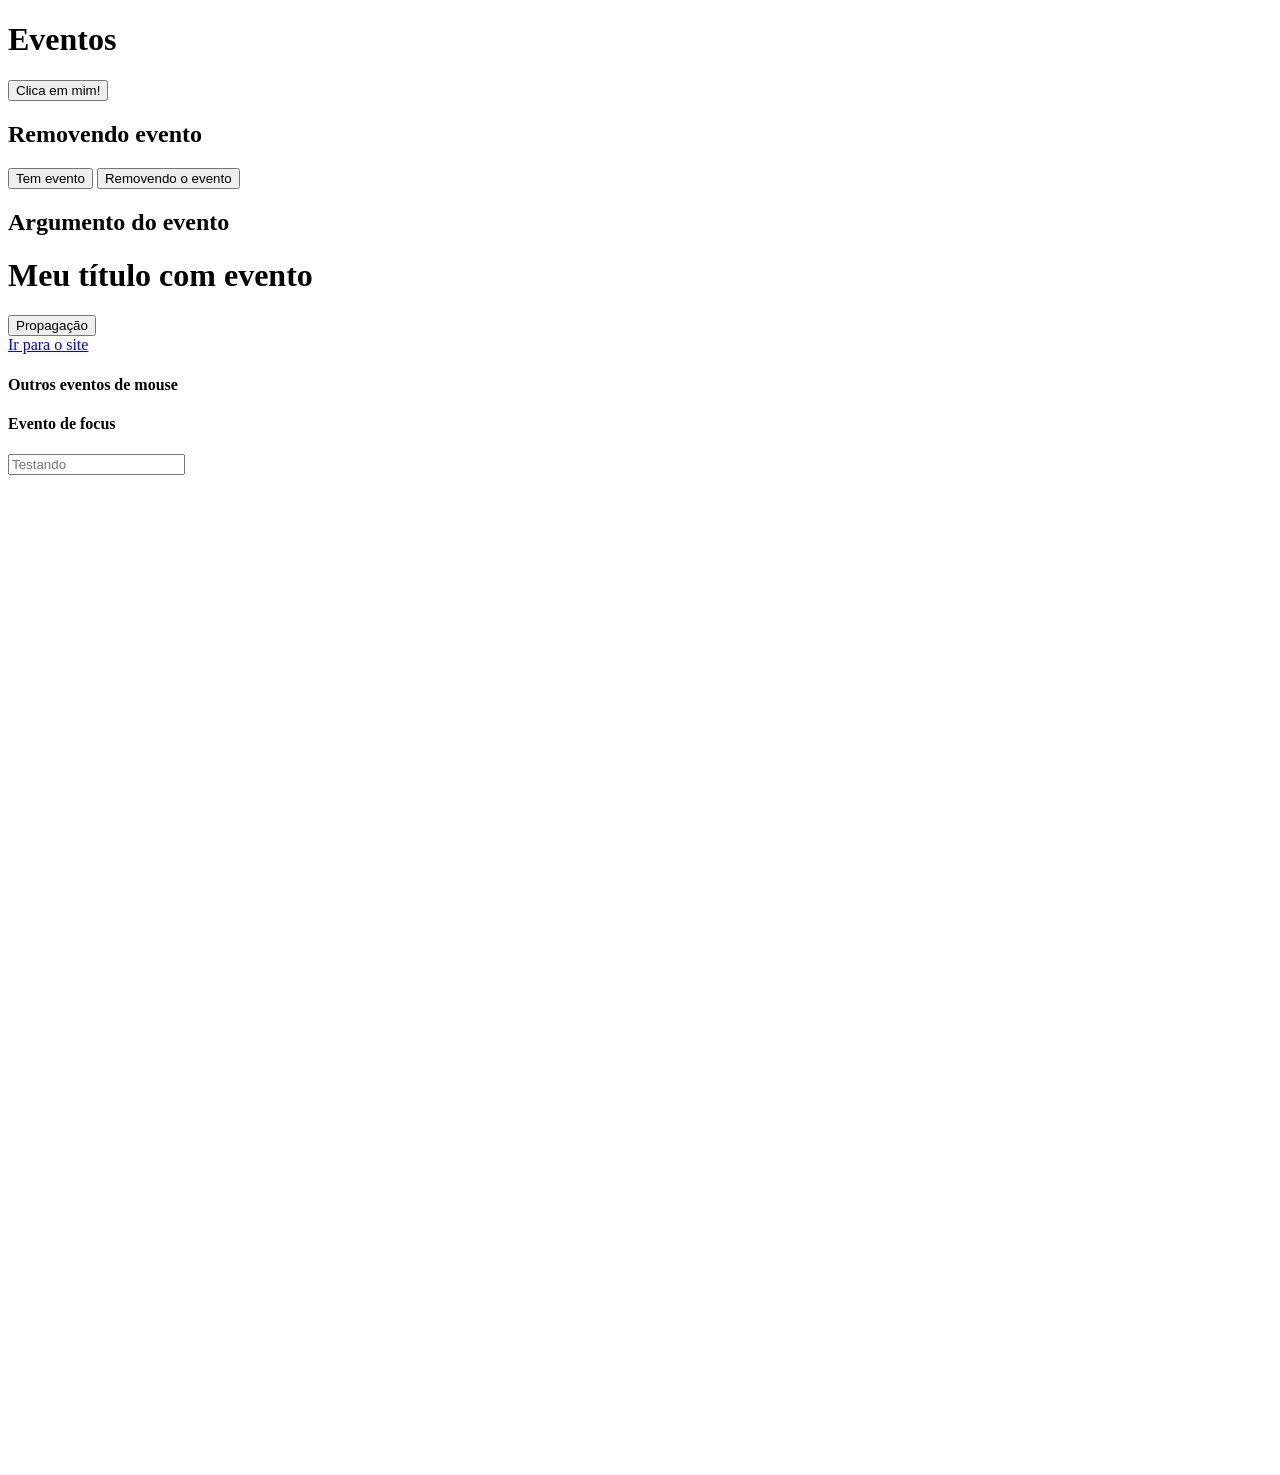
<file: 10_EVENTOS/index.html>
<!DOCTYPE html>
<html lang="en">
  <head>
    <meta charset="UTF-8" />
    <meta http-equiv="X-UA-Compatible" content="IE=edge" />
    <meta name="viewport" content="width=device-width, initial-scale=1.0" />
    <title>Eventos</title>
    <script src="js/scripts.js" defer></script>
    <link rel="stylesheet" href="css/styles.css" />
  </head>
  <body>
    <h1>Eventos</h1>
    <button id="my-button">Clica em mim!</button>

    <h2>Removendo evento</h2>
    <button id="btn">Tem evento</button>
    <button id="other-btn">Removendo o evento</button>

    <h2>Argumento do evento</h2>
    <h1 id="my-title">Meu título com evento</h1>

    <div id="btn-container">
      <button id="div-btn">Propagação</button>
    </div>

    <a href="https://horadecodar.com.br">Ir para o site</a>

    <h4 id="mouse">Outros eventos de mouse</h4>

    <h4>Evento de focus</h4>
    <input type="text" id="my-input" placeholder="Testando" />
  </body>
</html>
</file>
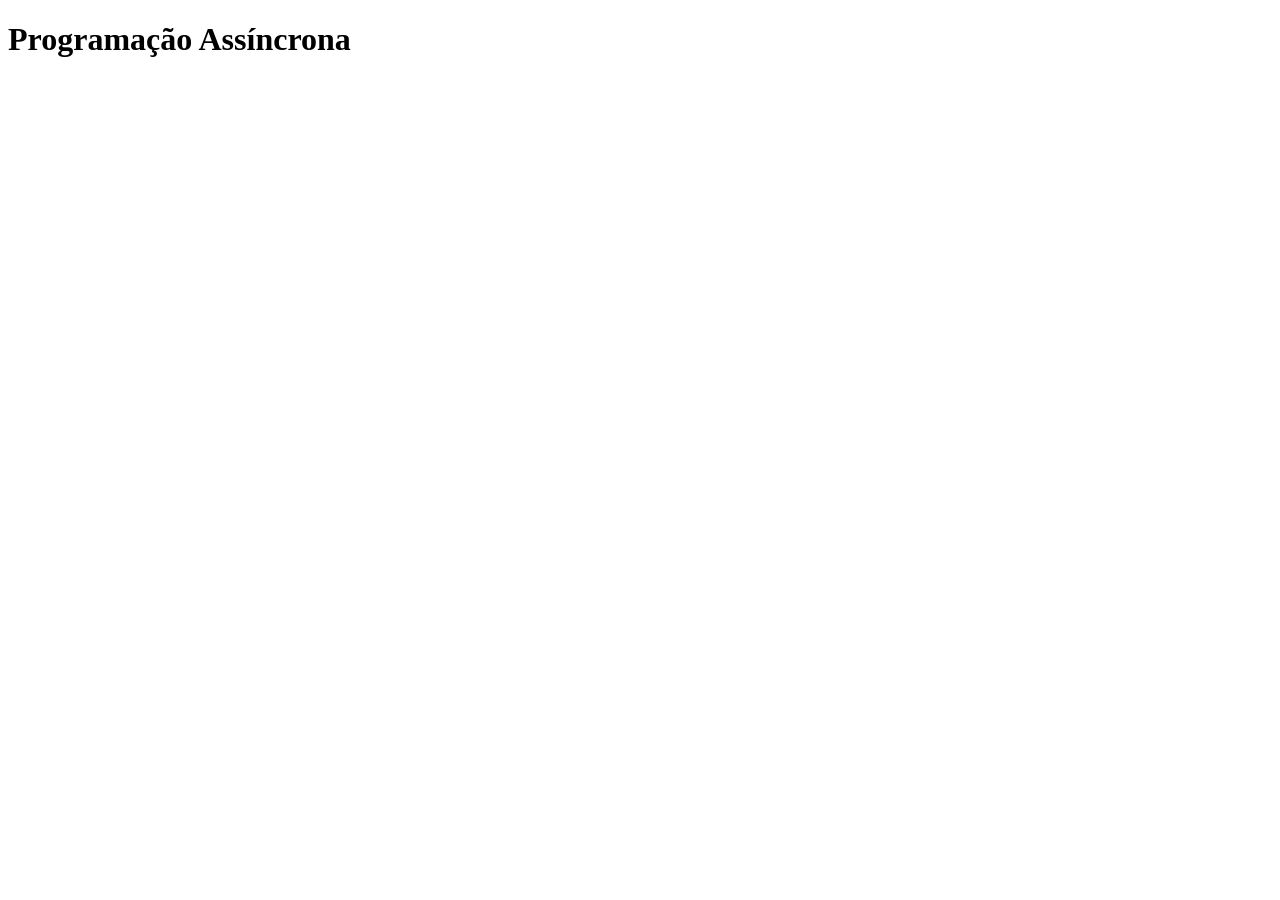
<file: 8_ASYNC/index.html>
<!DOCTYPE html>
<html lang="en">
<head>
    <meta charset="UTF-8">
    <meta name="viewport" content="width=device-width, initial-scale=1.0">
    <title>Assincrona</title>
    <script src="js/scripts.js"></script>
</head>
<body>
    <h1>Programação Assíncrona</h1>
</body>
</html>
</file>
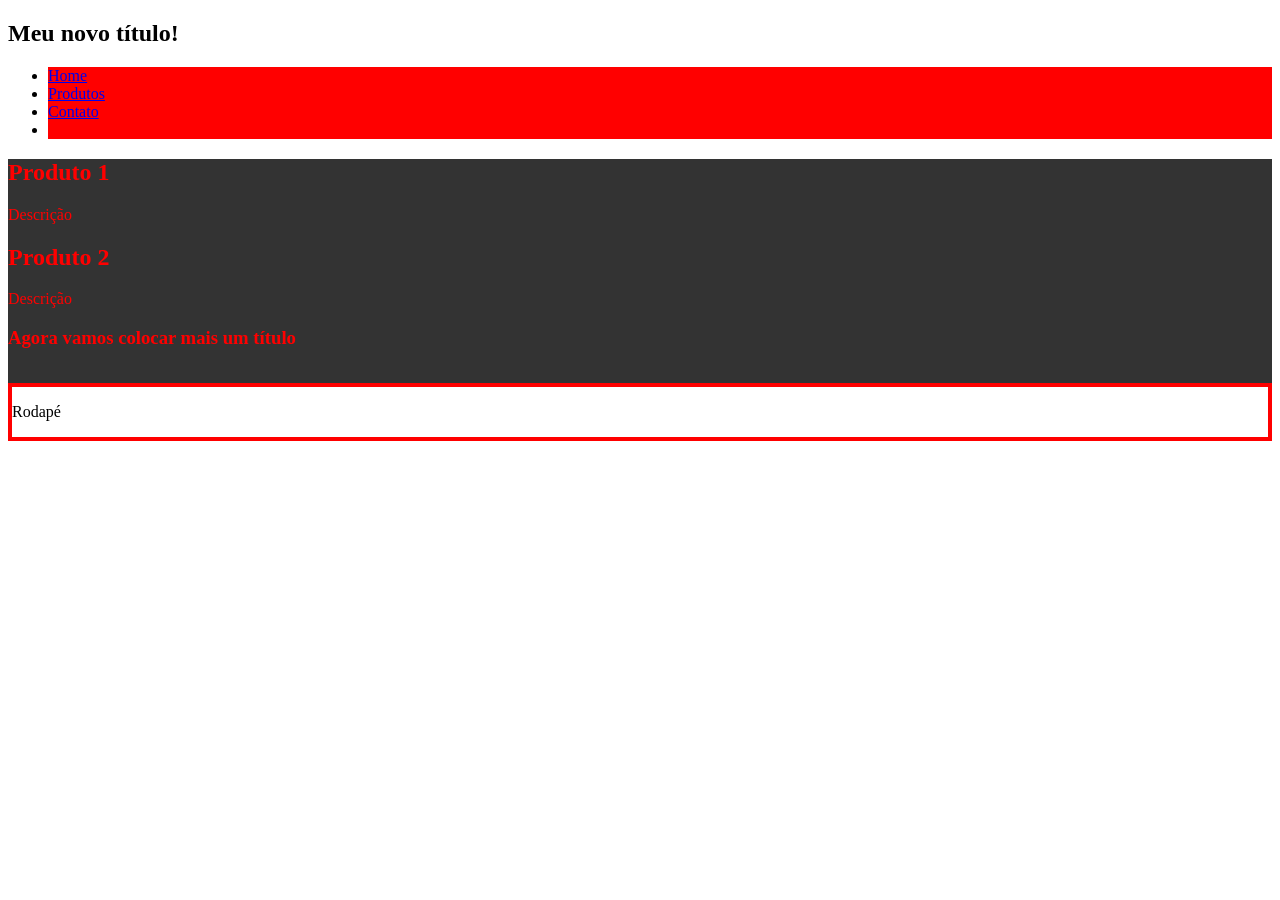
<file: 9_DOM/index.html>
<!DOCTYPE html>
<html lang="en">
  <head>
    <meta charset="UTF-8" />
    <meta http-equiv="X-UA-Compatible" content="IE=edge" />
    <meta name="viewport" content="width=device-width, initial-scale=1.0" />
    <title>DOM</title>
    <link rel="stylesheet" href="css/styles.css" />
    <script src="js/scripts.js" defer></script>
  </head>
  <body>
    <header>
      <h1 id="title">Título</h1>
      <nav>
        <ul>
          <li><a href="#">Home</a></li>
          <li><a href="#">Produtos</a></li>
          <li><a href="#">Contato</a></li>
        </ul>
      </nav>
    </header>
    <main id="main-container">
      <div class="product">
        <h2>Produto 1</h2>
        <p>Descrição</p>
      </div>
      <div class="product">
        <h2>Produto 2</h2>
        <p>Descrição</p>
      </div>
    </main>
    <footer>
      <p>Rodapé</p>
    </footer>
  </body>
</html>
</file>
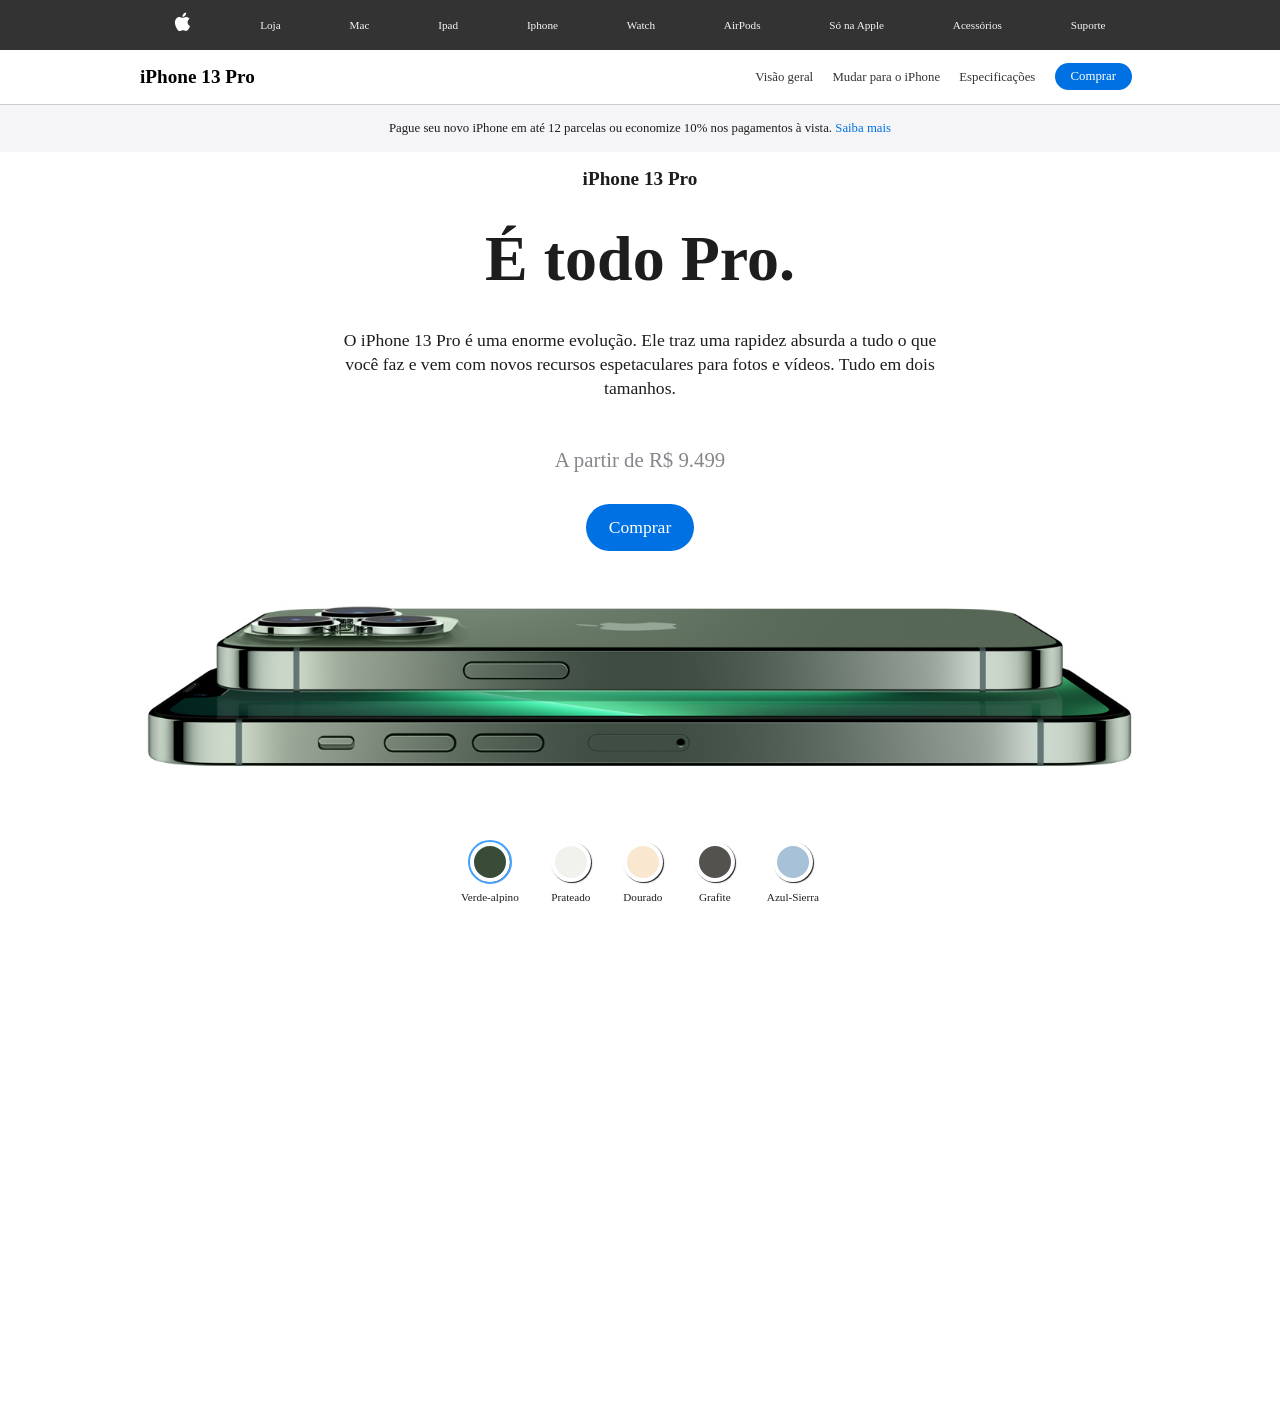
<file: CLONE_APPLE/index.html>
<!DOCTYPE html>
<html lang="en">
  <head>
    <meta charset="UTF-8" />
    <meta name="viewport" content="width=device-width, initial-scale=1.0" />
    <title>iPhone 13 Pro</title>
    <link rel="stylesheet" href="css/styles.css" />
    <script src="js/scripts.js" defer></script>
  </head>
  <body>
    <header>
      <nav>
        <ul id="navbar">
          <li id="logo">
            <a href="#">
              <img src="img/logo_apple.svg" alt="Apple Store" />
            </a>
          </li>
          <li>
            <a href="#"> Loja </a>
          </li>
          <li>
            <a href="#"> Mac </a>
          </li>
          <li>
            <a href="#"> Ipad </a>
          </li>
          <li>
            <a href="#"> Iphone </a>
          </li>
          <li>
            <a href="#"> Watch </a>
          </li>
          <li>
            <a href="#"> AirPods </a>
          </li>
          <li>
            <a href="#"> Só na Apple </a>
          </li>
          <li>
            <a href="#"> Acessórios </a>
          </li>
          <li>
            <a href="#"> Suporte </a>
          </li>
        </ul>
      </nav>
      <div id="bottom-header">
        <div id="bottom-header-inner">
          <h3>iPhone 13 Pro</h3>
          <div id="bottom-header-links">
            <a href="#">Visão geral</a>
            <a href="#">Mudar para o iPhone</a>
            <a href="#">Especificações </a>
            <a href="#" class="btn"> Comprar</a>
          </div>
        </div>
      </div>
    </header>
    <div id="ribbon">
      <p>
        Pague seu novo iPhone em até 12 parcelas ou economize 10% nos pagamentos
        à vista. <a href="">Saiba mais</a>
      </p>
    </div>
    <main id="main-content">
      <h1 id="title">iPhone 13 Pro</h1>
      <p id="subtitle">É todo Pro.</p>
      <p id="description">
        O iPhone 13 Pro é uma enorme evolução. Ele traz uma rapidez absurda a
        tudo o que você faz e vem com novos recursos espetaculares para fotos e
        vídeos. Tudo em dois tamanhos.
      </p>
      <p id="price">A partir de R$ 9.499</p>
      <a href="#" class="btn">Comprar</a>
      <img id="product-image" src="img/iphone_green.jpg" alt="iPhone 13" />
      <div id="image-picker">
        <ul>
          <li id="green">
            <span class="color selected"></span>
            <span class="description">Verde-alpino</span>
          </li>
          <li id="silver">
            <span class="color"></span>
            <span class="description">Prateado</span>
          </li>
          <li id="golden">
            <span class="color"></span>
            <span class="description">Dourado</span>
          </li>
          <li id="grafite">
            <span class="color"></span>
            <span class="description">Grafite</span>
          </li>
          <li id="blue">
            <span class="color"></span>
            <span class="description">Azul-Sierra</span>
          </li>
        </ul>
      </div>
    </main>
  </body>
</html>
</file>
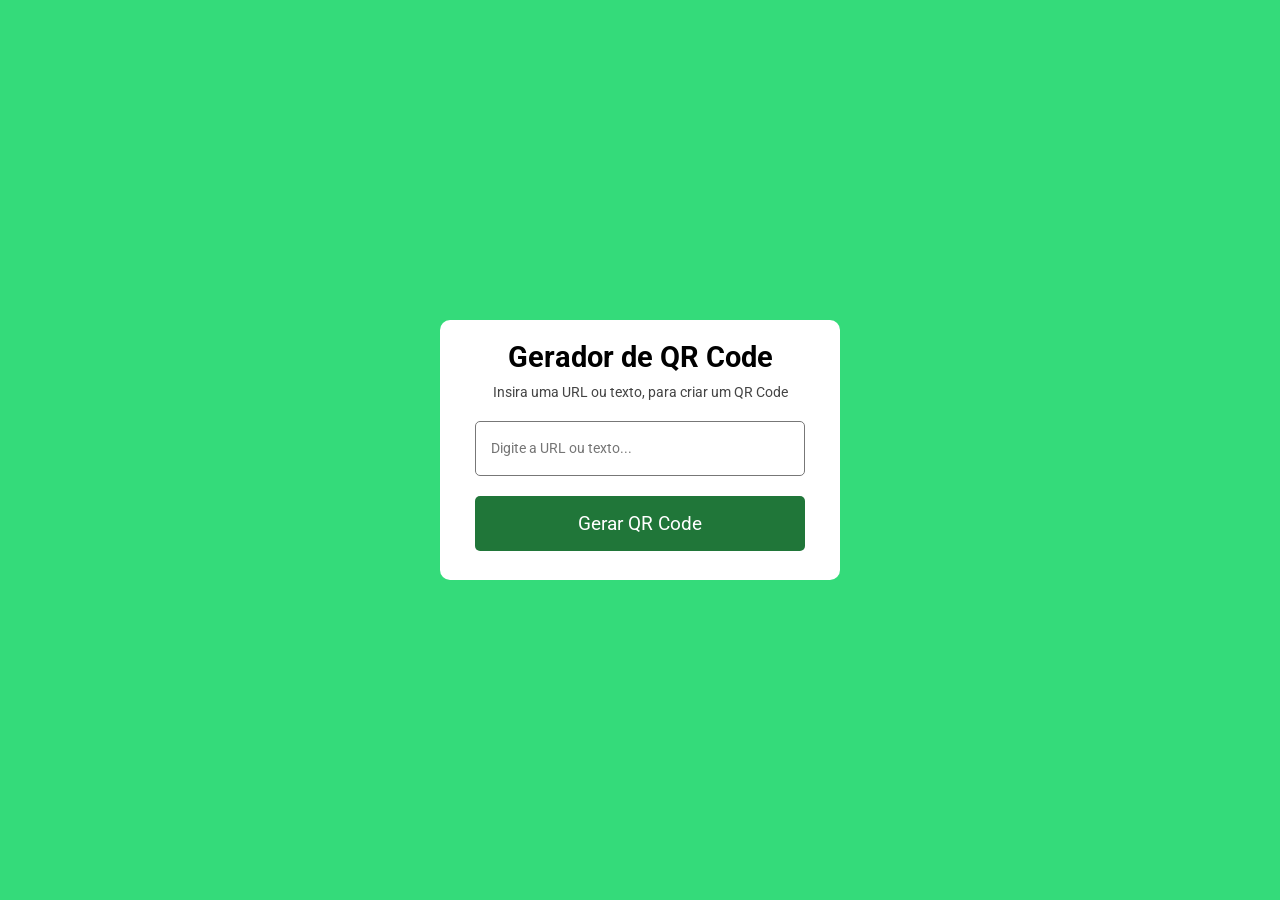
<file: GERADOR_QRCODE/index.html>
<!DOCTYPE html>
<html lang="en">
  <head>
    <meta charset="UTF-8" />
    <meta name="viewport" content="width=device-width, initial-scale=1.0" />
    <title>Gerador de QR Code</title>
    <link rel="preconnect" href="https://fonts.googleapis.com" />
    <link rel="preconnect" href="https://fonts.gstatic.com" crossorigin />
    <link
      href="https://fonts.googleapis.com/css2?family=Roboto:ital,wght@0,100;0,300;0,400;0,500;0,700;0,900;1,100;1,300;1,400;1,500;1,700;1,900&display=swap"
      rel="stylesheet"
    />
    <link rel="stylesheet" href="css/styles.css" />
    <script src="js/scripts.js" defer></script>
  </head>
  <body>
    <div class="container">
      <header id="qr-header">
        <h1>Gerador de QR Code</h1>
        <p>Insira uma URL ou texto, para criar um QR Code</p>
      </header>
      <div id="qr-form">
        <input type="text" placeholder="Digite a URL ou texto..." />
        <button>Gerar QR Code</button>
      </div>
      <div id="qr-code">
        <img src="img/qrcode.png" alt="QR Code" />
      </div>
    </div>
  </body>
</html>
</file>
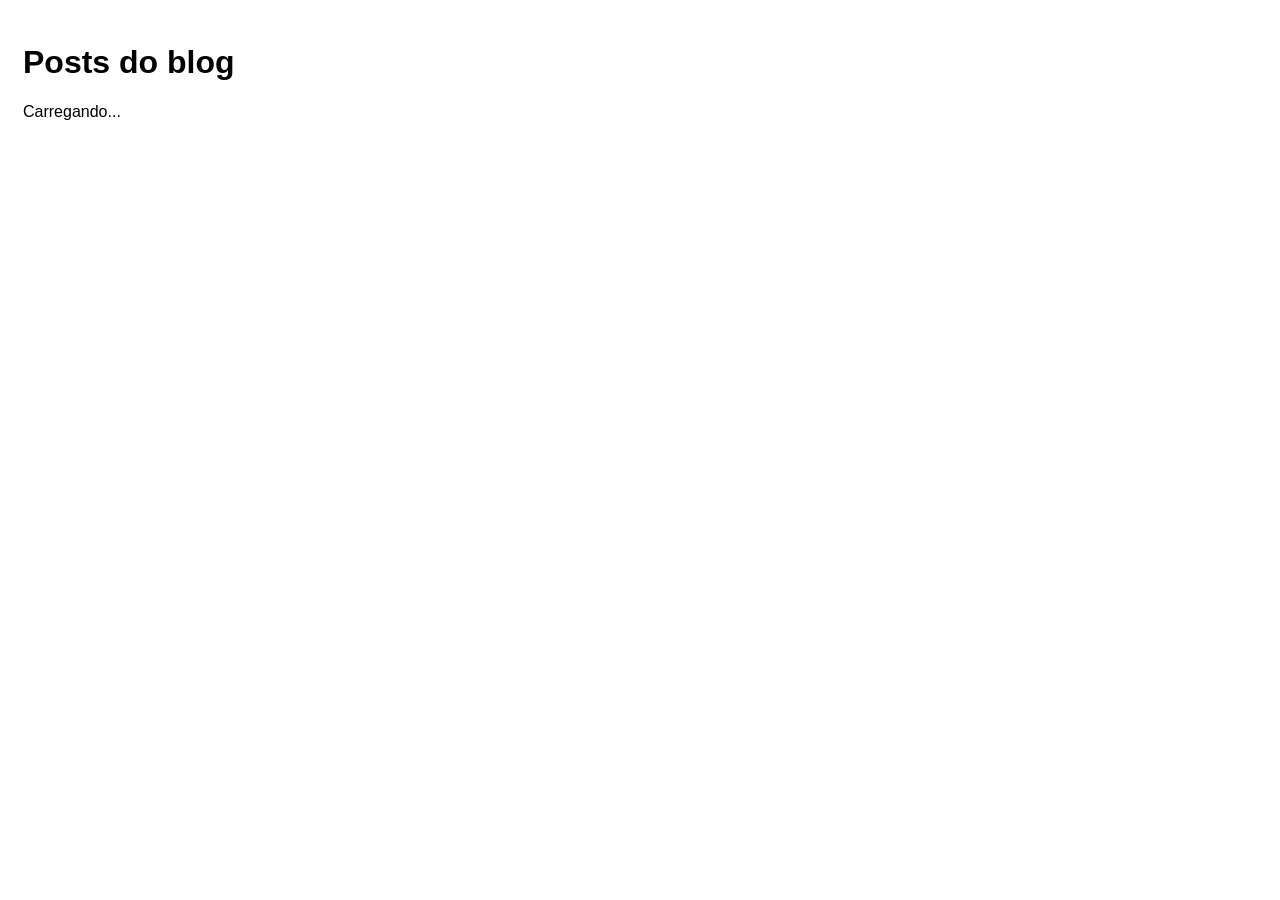
<file: Projeto_FetchAPI/index.html>
<!DOCTYPE html>
<html lang="en">
  <head>
    <meta charset="UTF-8" />
    <meta name="viewport" content="width=device-width, initial-scale=1.0" />
    <title>Blog</title>
    <link rel="stylesheet" href="css/styles.css" />
    <script src="js/scripts.js" defer></script>
  </head>
  <body>
    <h1>Posts do blog</h1>
    <p id="loading">Carregando...</p>
    <div id="posts-container"></div>
  </body>
</html>
</file>
<file: 10_EVENTOS/css/styles.css>
body {
    margin-bottom: 1000px;
  }
</file>
<file: 9_DOM/css/styles.css>
footer {
    border: 4px solid red;
  }
</file>
<file: CLONE_APPLE/css/styles.css>
/* Geral */
* {
  margin: 0;
  padding: 0;
  font-family: Verdana;
}

ul {
  list-style: none;
}

a {
  text-decoration: none;
}

/* Navbar */
header nav {
  background-color: #333;
}

#navbar {
  display: flex;
  justify-content: space-around;
  align-items: center;
  font-size: 0.7rem;
  padding: 0 1rem;
  max-width: 1000px;
  margin: 0 auto;
}

#navbar a {
  color: #f5f5f7;
  transition: 1s;
}

#navbar a:hover {
  color: #fff;
}

#bottom-header {
  font-size: 0.8rem;
  padding: 1rem;
  border-bottom: 1px solid #ccc;
}

#bottom-header h3 {
  font-size: 1.2rem;
}

#bottom-header a {
  color: #333;
}

#bottom-header-inner {
  max-width: 1000px;
  margin: 0 auto;
  display: flex;
  justify-content: space-between;
  align-items: center;
}

#bottom-header-inner a {
  margin: 0 0.5rem;
}

#bottom-header-inner .btn,
.btn {
  background-color: #0071e3;
  border-radius: 10rem;
  padding: 0.4rem 1rem;
  color: #fff;
}

/* Conteúdo */
#ribbon {
  text-align: center;
  padding: 1rem;
  background-color: #f5f5f7;
  color: #1d1d1d;
  font-size: 0.8rem;
}

#ribbon a {
  color: #0071e3;
}

#main-content {
  text-align: center;
  color: #1d1d1d;
  display: flex;
  flex-direction: column;
  justify-content: center;
}

#main-content #title {
  margin: 1rem;
  font-size: 1.2rem;
}

#main-content #subtitle {
  margin: 1rem;
  font-size: 4rem;
  font-weight: bold;
}

#main-content #description {
  max-width: 600px;
  margin: 1rem auto;
  font-size: 1.1rem;
  line-height: 1.5rem;
}

#main-content #price {
  font-size: 1.3rem;
  color: #86868b;
  margin: 2rem;
}

#main-content .btn {
  font-size: 1.1rem;
  padding: 0.8rem 1.4rem;
  align-self: center;
}

#main-content #product-image {
  max-width: 1000px;
  margin: 3rem auto;
  opacity: 1;
  transition: 0.5s;
}

#main-content #product-image.changing {
  opacity: 0.5;
}

#image-picker {
  margin-bottom: 500px;
}

#image-picker ul {
  display: flex;
  justify-content: center;
}

#image-picker li {
  margin: 1rem;
  display: flex;
  flex-direction: column;
  align-items: center;
  cursor: pointer;
}

#image-picker li .color {
  width: 2rem;
  height: 2rem;
  border-radius: 50%;
  box-shadow: 1px 1px 1px;
  border: 4px solid #fff;
  pointer-events: none;
}

#image-picker li .description {
  font-size: 0.7rem;
  color: #1d1d1d;
  margin-top: 0.6rem;
}

#green .color {
  background-color: #394c38;
}

#silver .color {
  background-color: #f1f2ed;
}

#golden .color {
  background-color: #fae7cf;
}

#grafite .color {
  background-color: #54524f;
}

#blue .color {
  background-color: #a7c1d9;
}

.selected {
  outline: 2px solid #43a1ff;
}

/* Mobile */
@media (max-width: 480px) {
  #navbar li {
    display: none;
  }

  #navbar #logo {
    display: flex;
  }

  #bottom-header-links a {
    display: none;
  }

  #bottom-header-links .btn {
    display: flex;
  }

  #main-content {
    padding: 2rem;
    overflow: hidden;
  }

  #main-content #subtitle {
    font-size: 3rem;
  }
}
</file>
<file: GERADOR_QRCODE/css/styles.css>
* {
  margin: 0;
  padding: 0;
  box-sizing: border-box;
  font-family: Roboto;
}

body {
  display: flex;
  align-items: center;
  justify-content: center;
  min-height: 100vh;
  background-color: #34db7a;
}

/* Container */
.container {
  background-color: #fff;
  height: 260px;
  width: 400px;
  border-radius: 10px;
  padding: 20px;
  transition: 0.2s;
}

.container.active {
  height: 500px;
}

/* Header */
#qr-header {
  text-align: center;
}

#qr-header h1 {
  font-size: 1.8rem;
  margin-bottom: 10px;
}

#qr-header p {
  color: #444;
  font-size: 0.9rem;
}

/* Form */
#qr-form {
  margin: 20px 15px;
}

#qr-form input,
#qr-form button {
  width: 100%;
  height: 55px;
  border: none;
  border-radius: 5px;
  font-size: 0.9rem;
}

#qr-form input {
  border: 1px solid #777;
  padding: 10px 15px;
}

#qr-form button {
  background-color: #086824;
  color: #fff;
  font-size: 1.2rem;
  margin-top: 20px;
  cursor: pointer;
  opacity: 0.9;
  transition: 0.4s;
}

#qr-form button:hover {
  opacity: 1;
}

/* QR Code */
#qr-code {
  display: flex;
  opacity: 0;
  border: 1px solid #ccc;
  padding: 30px 0;
  margin: 20px 15px;
  display: flex;
  justify-content: center;
  border-radius: 5px;
  transition: 0.5s;
}

.container.active #qr-code {
  opacity: 1;
}
</file>
<file: Projeto_FetchAPI/css/styles.css>
*{
    font-family: Helvetica;
}

body{
    padding: 15px;
}

.hide{
    display: none;
}

a, input[type="submit"]{
    background-color: #007BFF;
    color: #FFF;
    padding: 10px 20px;
    border-radius: 5px;
    text-decoration: none;
    opacity: 0.7;
    font-size: 1em;
    border: none;
    cursor: pointer;
}

a:houver,
input[type="submit"]{
    opacity: 1;
}

form {
    width: 300px;
}

form div {
    display: flex;
    flex-direction: column;
    margin-bottom: .5em;
}

form label {
    font-weight: bold;
}

form input, form textarea{
    padding: 5px
}
</file>
